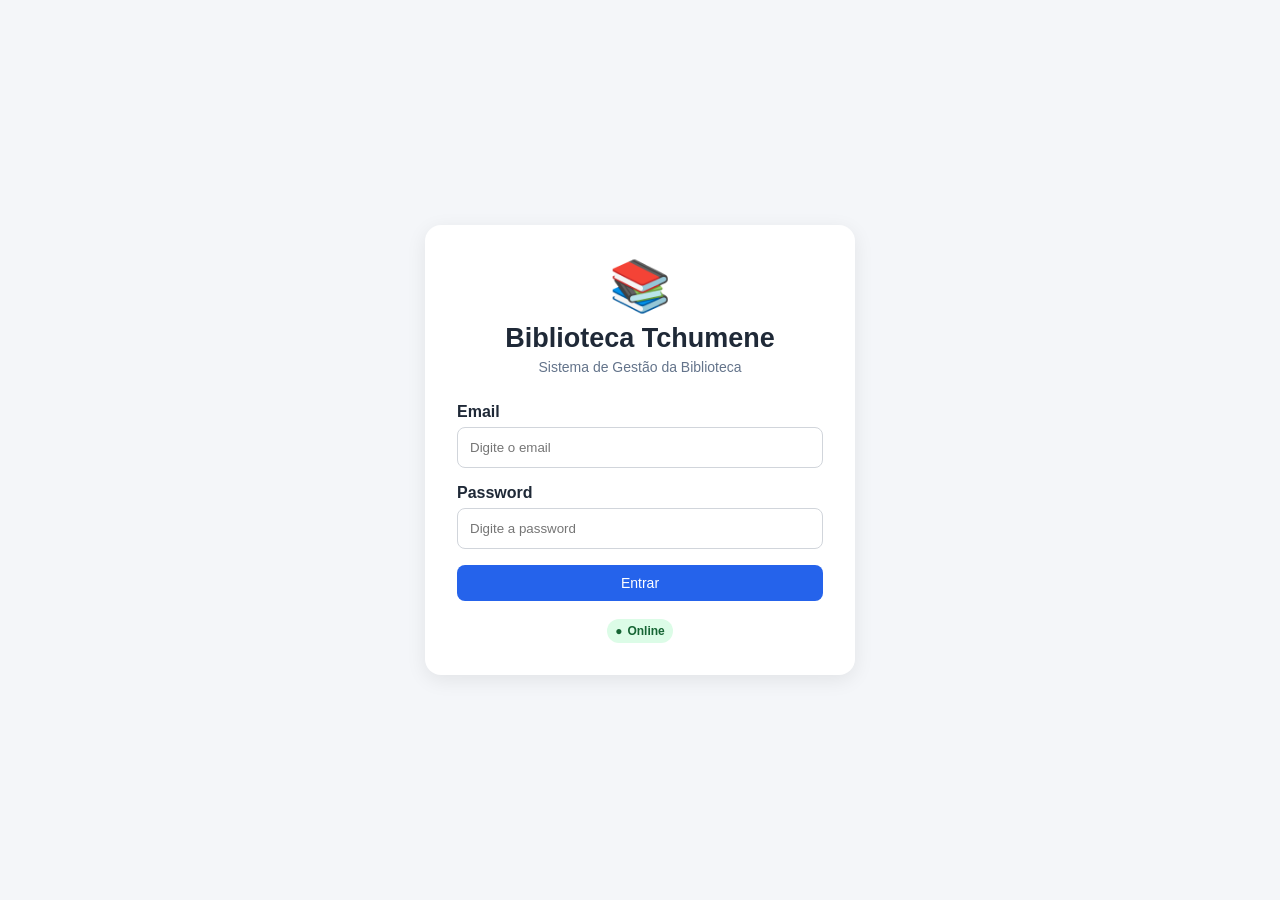
<file: index.html>
<!DOCTYPE html>
<html lang="pt">

<head>

  <meta charset="UTF-8">

  <meta
    name="viewport"
    content="width=device-width, initial-scale=1.0"
  >

  <meta
    name="theme-color"
    content="#0f172a"
  >

  <meta
    name="mobile-web-app-capable"
    content="yes"
  >

  <meta
    name="apple-mobile-web-app-capable"
    content="yes"
  >

  <meta
    name="apple-mobile-web-app-status-bar-style"
    content="black-translucent"
  >

  <meta
    name="apple-mobile-web-app-title"
    content="Biblioteca"
  >

  <title>
    Biblioteca Tchumene
  </title>


  <link
    rel="manifest"
    href="/manifest.webmanifest"
  >

  <link
    rel="icon"
    href="/assets/icons/icon.svg"
    type="image/svg+xml"
  >

  <link
    rel="stylesheet"
    href="assets/css/style.css"
  >

</head>


<body>


<div class="login-page">

  <div class="form-box">


    <div class="login-brand">

      <div class="login-icon">
        📚
      </div>

      <h1>
        Biblioteca Tchumene
      </h1>

      <p>
        Sistema de Gestão da Biblioteca
      </p>

    </div>


    <div id="messageBox"></div>


    <div class="form-group">

      <label>
        Email
      </label>

      <input
        type="email"
        id="email"
        autocomplete="username"
        placeholder="Digite o email"
      >

    </div>


    <div class="form-group">

      <label>
        Password
      </label>

      <input
        type="password"
        id="password"
        autocomplete="current-password"
        placeholder="Digite a password"
      >

    </div>


    <button
      id="loginBtn"
      class="btn login-main-btn"
      onclick="handleLogin()"
    >
      Entrar
    </button>


    <button
      id="installAppBtn"
      class="btn btn-install hidden"
      onclick="installApp()"
    >
      ⬇ Instalar Aplicação
    </button>


    <div class="login-footer">

      <span
        id="connectionStatus"
        class="connection-status"
      >
      </span>

    </div>


  </div>

</div>



<!-- INSTALAÇÃO IOS -->


<div
  id="iosInstallModal"
  class="modal-overlay hidden"
>

  <div
    class="modal-card"
    style="max-width:430px;"
  >

    <div class="modal-header">

      <div>

        <h3>
          Instalar Aplicação
        </h3>

        <p class="muted">
          iPhone ou iPad
        </p>

      </div>


      <button
        class="modal-close"
        onclick="closeIOSInstallInstructions()"
      >
        ×
      </button>

    </div>


    <div class="ios-install-steps">

      <p>
        1. Abra esta página no
        <strong>Safari</strong>.
      </p>

      <p>
        2. Toque no botão
        <strong>Partilhar</strong>.
      </p>

      <p>
        3. Escolha
        <strong>Adicionar ao Ecrã Principal</strong>.
      </p>

      <p>
        4. Confirme em
        <strong>Adicionar</strong>.
      </p>

    </div>


    <button
      class="btn"
      style="width:100%;"
      onclick="closeIOSInstallInstructions()"
    >
      Entendi
    </button>

  </div>

</div>



<script src="assets/js/config.js"></script>
<script src="assets/js/api.js"></script>
<script src="assets/js/auth.js"></script>
<script src="assets/js/pwa.js"></script>


<script>

document.addEventListener(
  'DOMContentLoaded',
  () => {

    const existingUser =
      getSession();


    /*
     * Fase 6A:
     * só considerar válida uma sessão
     * que possua token.
     *
     * Sessões antigas são eliminadas
     * automaticamente.
     */
    if (
      existingUser &&
      existingUser.token
    ) {

      window.location.href =
        'dashboard.html';

      return;
    }


    if (
      existingUser &&
      !existingUser.token
    ) {

      clearSession();

    }

  }
);



document.getElementById(
  'password'
)
.addEventListener(
  'keydown',
  event => {

    if (
      event.key ===
      'Enter'
    ) {

      handleLogin();

    }

  }
);



async function handleLogin() {

  const email =
    document.getElementById(
      'email'
    ).value.trim();


  const password =
    document.getElementById(
      'password'
    ).value;


  const box =
    document.getElementById(
      'messageBox'
    );


  const button =
    document.getElementById(
      'loginBtn'
    );


  box.innerHTML = '';


  if (
    !email ||
    !password
  ) {

    box.innerHTML = `
      <div class="message error">
        Introduza o email e a password.
      </div>
    `;

    return;
  }


  button.disabled =
    true;


  button.textContent =
    'A entrar...';


  try {

    const res =
      await apiPost({

        action:
          'login',

        email:
          email,

        password:
          password

      });


    if (!res.success) {

      throw new Error(
        res.message
      );

    }


    /*
     * A resposta da Fase 6A
     * deve obrigatoriamente conter token.
     */
    if (
      !res.data ||
      !res.data.token
    ) {

      throw new Error(
        'O servidor não devolveu uma sessão válida. Confirme o deployment do Apps Script.'
      );

    }


    saveSession(
      res.data
    );


    window.location.href =
      'dashboard.html';


  } catch (err) {

    box.innerHTML = `
      <div class="message error">
        ${escapeLoginHtml(
          err.message
        )}
      </div>
    `;


  } finally {

    button.disabled =
      false;


    button.textContent =
      'Entrar';

  }

}



function escapeLoginHtml(
  value
) {

  return String(
    value ?? ''
  )
  .replaceAll(
    '&',
    '&amp;'
  )
  .replaceAll(
    '<',
    '&lt;'
  )
  .replaceAll(
    '>',
    '&gt;'
  )
  .replaceAll(
    '"',
    '&quot;'
  )
  .replaceAll(
    "'",
    '&#039;'
  );

}

</script>


</body>

</html>
</file>
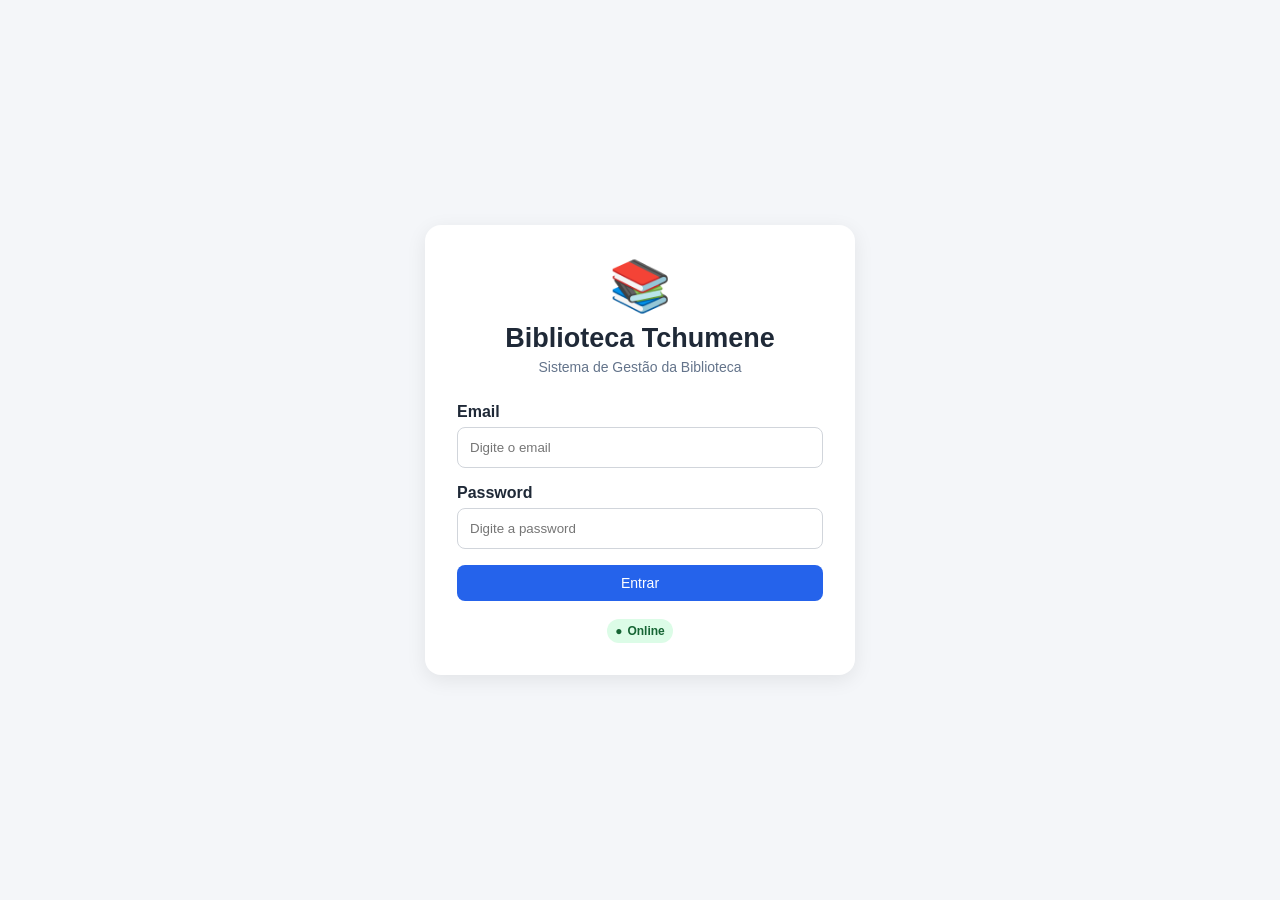
<file: account.html>
<!DOCTYPE html>
<html lang="pt">
<head>

  <meta charset="UTF-8">

  <meta
    name="viewport"
    content="width=device-width, initial-scale=1.0"
  >

  <title>
    Minha Conta - Biblioteca Tchumene
  </title>

  <link
    rel="stylesheet"
    href="assets/css/style.css"
  >

</head>

<body>

<div class="layout">

  <aside class="sidebar">

    <h2>Biblioteca</h2>

    <a href="dashboard.html">
      Dashboard
    </a>

    <a href="books.html">
      Livros
    </a>

    <a href="readers.html">
      Leitores
    </a>

    <a href="loans.html">
      Empréstimos
    </a>

    <a
      href="account.html"
      class="active"
    >
      Minha Conta
    </a>

    <a
      href="#"
      onclick="logout()"
    >
      Sair
    </a>

  </aside>


  <main class="main">

    <div class="topbar">

      <div>

        <h1>Minha Conta</h1>

        <p class="page-subtitle">
          Segurança e credenciais de acesso
        </p>

      </div>


      <div class="user-box">

        <span id="userName"></span>

        <button
          class="btn btn-danger"
          onclick="logout()"
        >
          Sair
        </button>

      </div>

    </div>


    <div
      class="panel"
      style="max-width:650px;"
    >

      <h3>
        Alterar Password
      </h3>

      <p
        class="muted"
        style="margin-bottom:20px;"
      >
        A nova password ficará protegida
        através de hash e deixará de ser
        visível na base de dados.
      </p>


      <div id="accountMsg"></div>


      <div class="form-group">

        <label>
          Password actual
        </label>

        <input
          id="currentPassword"
          type="password"
          autocomplete="current-password"
        >

      </div>


      <div class="form-group">

        <label>
          Nova password
        </label>

        <input
          id="newPassword"
          type="password"
          autocomplete="new-password"
        >

      </div>


      <div class="form-group">

        <label>
          Confirmar nova password
        </label>

        <input
          id="confirmPassword"
          type="password"
          autocomplete="new-password"
        >

      </div>


      <button
        id="changePasswordBtn"
        class="btn"
        onclick="handleChangePassword()"
      >
        Alterar Password
      </button>

    </div>

  </main>

</div>


<script src="assets/js/config.js"></script>
<script src="assets/js/api.js"></script>
<script src="assets/js/auth.js"></script>
<script src="assets/js/account.js"></script>

</body>
</html>
</file>
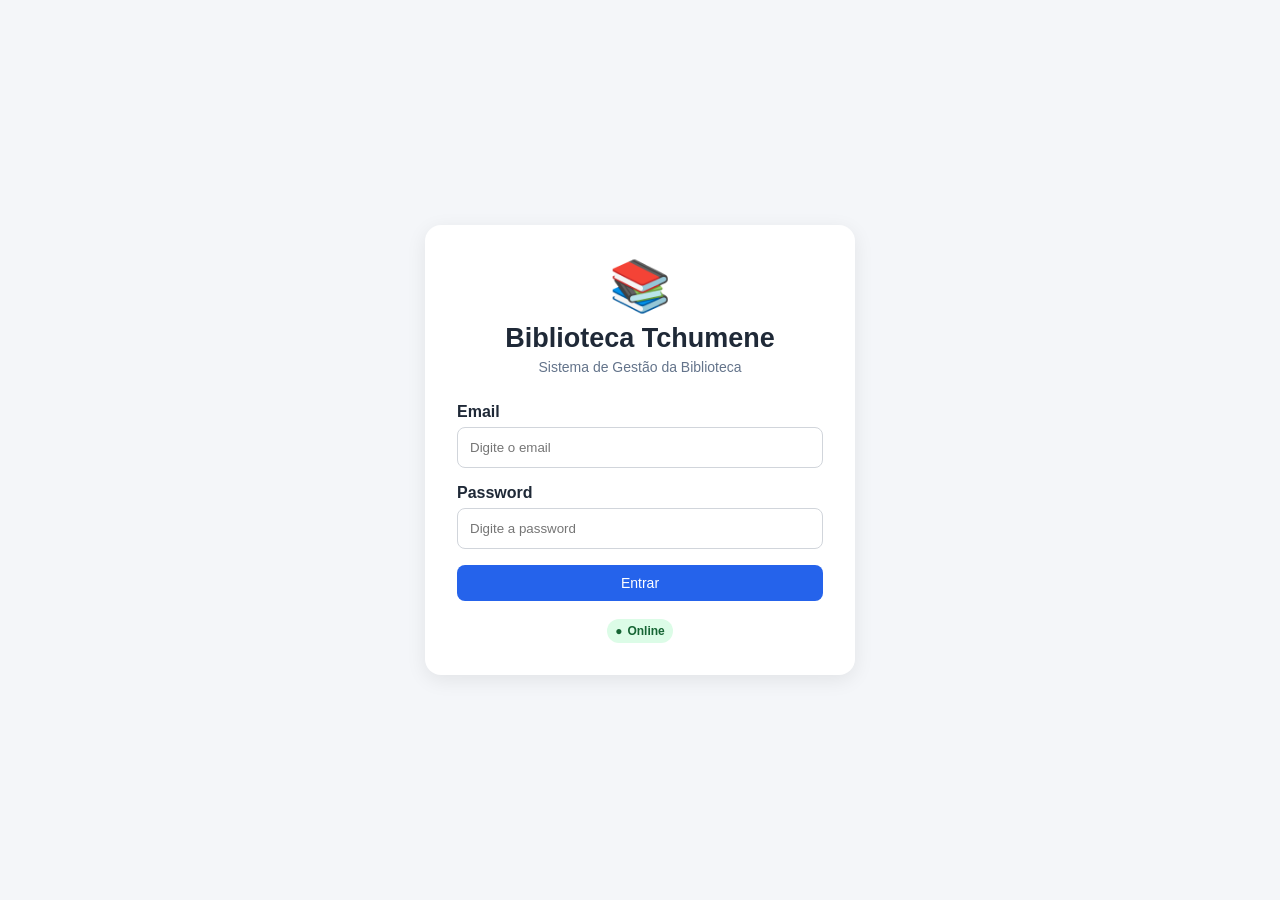
<file: admin.html>
<!DOCTYPE html>
<html lang="pt">

<head>

  <meta charset="UTF-8">

  <meta
    name="viewport"
    content="width=device-width, initial-scale=1.0"
  >

  <meta
    name="theme-color"
    content="#0f172a"
  >

  <title>
    Administração - Biblioteca Tchumene
  </title>

  <link
    rel="manifest"
    href="/manifest.webmanifest"
  >

  <link
    rel="stylesheet"
    href="assets/css/style.css"
  >

  <style>

    /* =====================================
       ADMINISTRAÇÃO
    ====================================== */

    .admin-section {
      margin-bottom: 28px;
    }

    .admin-title {
      margin-bottom: 18px;
    }

    .admin-grid {
      display: grid;

      grid-template-columns:
        minmax(280px, 0.85fr)
        minmax(0, 1.65fr);

      gap: 18px;

      align-items: start;
    }

    .admin-form-card {
      border: 1px solid #e2e8f0;
      border-radius: 12px;
      padding: 18px;
      background: #f8fafc;
      min-width: 0;
    }

    .admin-form-card h4 {
      margin-bottom: 15px;
    }

    .admin-table-card {
      min-width: 0;
      overflow: hidden;
    }

    .admin-action-group {
      display: flex;
      gap: 5px;
      flex-wrap: wrap;
      align-items: center;
    }


    /* =====================================
       TABELA DE UTILIZADORES
    ====================================== */

    .admin-users-table {
      table-layout: fixed;
      width: 100%;
      margin-top: 0;
    }

    .admin-users-table th,
    .admin-users-table td {
      padding: 10px 8px;
      white-space: normal;
      overflow-wrap: anywhere;
      word-break: normal;
      vertical-align: middle;
    }

    .admin-users-table th:nth-child(1) {
      width: 18%;
    }

    .admin-users-table th:nth-child(2) {
      width: 27%;
    }

    .admin-users-table th:nth-child(3) {
      width: 18%;
    }

    .admin-users-table th:nth-child(4) {
      width: 13%;
    }

    .admin-users-table th:nth-child(5) {
      width: 24%;
    }

    .admin-users-table .btn {
      padding: 6px 8px;
      font-size: 11px;
    }

    .admin-email {
      font-size: 12px;
      color: #475569;
    }

    .admin-profile-badge {
      display: inline-flex;
      align-items: center;

      padding: 5px 8px;

      border-radius: 999px;

      background: #e0e7ff;
      color: #3730a3;

      font-size: 11px;
      font-weight: 700;

      white-space: nowrap;
    }


    /* =====================================
       OUTRAS TABELAS ADMIN
    ====================================== */

    .admin-standard-table {
      table-layout: fixed;
      width: 100%;
    }

    .admin-standard-table th,
    .admin-standard-table td {
      white-space: normal;
      overflow-wrap: anywhere;
    }


    /* =====================================
       RESPONSIVO
    ====================================== */

    @media (max-width: 1100px) {

      .admin-grid {
        grid-template-columns:
          minmax(250px, 0.9fr)
          minmax(0, 1.4fr);
      }

      .admin-users-table th:nth-child(1) {
        width: 17%;
      }

      .admin-users-table th:nth-child(2) {
        width: 25%;
      }

      .admin-users-table th:nth-child(3) {
        width: 18%;
      }

      .admin-users-table th:nth-child(4) {
        width: 14%;
      }

      .admin-users-table th:nth-child(5) {
        width: 26%;
      }

    }


    @media (max-width: 850px) {

      .admin-grid {
        grid-template-columns: 1fr;
      }

      .admin-users-table {
        min-width: 0;
      }

    }


    @media (max-width: 650px) {

      /*
       * No telefone transformamos a tabela
       * de utilizadores em cartões.
       */

      .admin-users-table,
      .admin-users-table tbody,
      .admin-users-table tr,
      .admin-users-table td {
        display: block;
        width: 100%;
      }

      .admin-users-table thead {
        display: none;
      }

      .admin-users-table tr {
        background: #fff;

        border:
          1px solid #e2e8f0;

        border-radius: 12px;

        padding: 12px;

        margin-bottom: 12px;
      }

      .admin-users-table td {
        border: 0;

        padding:
          7px 0;

        display: grid;

        grid-template-columns:
          105px
          minmax(0, 1fr);

        gap: 10px;
      }

      .admin-users-table td::before {
        content:
          attr(data-label);

        font-weight: 700;
        color: #64748b;
        font-size: 12px;
      }

      .admin-users-table td:last-child {
        display: block;
        padding-top: 10px;
      }

      .admin-users-table td:last-child::before {
        display: none;
      }

      .admin-action-group {
        width: 100%;
      }

      .admin-action-group .btn {
        flex: 1;
        min-width: 100px;
      }

    }

  </style>

</head>


<body>


<div class="layout">


  <aside class="sidebar">

    <div class="sidebar-brand">

      <div class="sidebar-brand-icon">
        📚
      </div>

      <div>

        <h2>
          Biblioteca
        </h2>

        <small>
          Tchumene
        </small>

      </div>

    </div>


    <a href="dashboard.html">
      Dashboard
    </a>

    <a href="books.html">
      Livros
    </a>

    <a href="readers.html">
      Leitores
    </a>

    <a href="loans.html">
      Empréstimos
    </a>

    <a href="account.html">
      Minha Conta
    </a>

    <a
      href="admin.html"
      class="active"
      data-admin-menu="1"
    >
      Administração
    </a>

    <a
      href="#"
      onclick="logout()"
    >
      Sair
    </a>

  </aside>



  <main class="main">


    <div class="topbar">

      <div>

        <h1>
          Administração
        </h1>

        <p class="page-subtitle">
          Configuração e controlo do sistema
        </p>

      </div>


      <div class="user-box">

        <span id="userName"></span>

        <button
          class="btn btn-danger"
          onclick="logout()"
        >
          Sair
        </button>

      </div>

    </div>


    <div id="adminMsg"></div>



    <!-- RESUMO -->


    <div class="cards">

      <div class="card">

        <h3>
          Utilizadores
        </h3>

        <div
          class="value"
          id="adminUsersCount"
        >
          0
        </div>

      </div>


      <div class="card">

        <h3>
          Utilizadores Activos
        </h3>

        <div
          class="value"
          id="adminActiveUsersCount"
        >
          0
        </div>

      </div>


      <div class="card">

        <h3>
          Categorias
        </h3>

        <div
          class="value"
          id="adminCategoriesCount"
        >
          0
        </div>

      </div>


      <div class="card">

        <h3>
          Estantes
        </h3>

        <div
          class="value"
          id="adminShelvesCount"
        >
          0
        </div>

      </div>

    </div>



    <!-- UTILIZADORES -->


    <div class="panel admin-section">

      <h3 class="admin-title">
        Utilizadores e Perfis
      </h3>


      <div class="admin-grid">


        <div class="admin-form-card">

          <h4>
            Novo Utilizador
          </h4>


          <div class="form-group">

            <label>
              Nome
            </label>

            <input
              id="adminUserName"
              autocomplete="name"
            >

          </div>


          <div class="form-group">

            <label>
              Email
            </label>

            <input
              id="adminUserEmail"
              type="email"
              autocomplete="email"
            >

          </div>


          <div class="form-group">

            <label>
              Password inicial
            </label>

            <input
              id="adminUserPassword"
              type="password"
              autocomplete="new-password"
            >

          </div>


          <div class="form-group">

            <label>
              Perfil
            </label>

            <select id="adminUserProfile">

              <option value="Bibliotecário">
                Bibliotecário
              </option>

              <option value="Consulta">
                Consulta
              </option>

              <option value="Administrador">
                Administrador
              </option>

            </select>

          </div>


          <button
            class="btn"
            onclick="createAdminUser()"
          >
            Criar Utilizador
          </button>

        </div>



        <div class="admin-table-card">

          <table class="admin-users-table">

            <thead>

              <tr>
                <th>Nome</th>
                <th>Email</th>
                <th>Perfil</th>
                <th>Estado</th>
                <th>Acções</th>
              </tr>

            </thead>


            <tbody id="adminUsersTable">
            </tbody>

          </table>

        </div>


      </div>

    </div>



    <!-- CATEGORIAS -->


    <div class="panel admin-section">

      <h3 class="admin-title">
        Categorias
      </h3>


      <div class="admin-grid">


        <div class="admin-form-card">

          <h4>
            Nova Categoria
          </h4>


          <div class="form-group">

            <label>
              Nome
            </label>

            <input id="categoryName">

          </div>


          <div class="form-group">

            <label>
              Descrição
            </label>

            <textarea
              id="categoryDescription"
              rows="3"
            ></textarea>

          </div>


          <button
            class="btn"
            onclick="createCategory()"
          >
            Guardar Categoria
          </button>

        </div>



        <div class="admin-table-card">

          <table class="admin-standard-table">

            <thead>

              <tr>
                <th>Categoria</th>
                <th>Descrição</th>
                <th>Estado</th>
                <th>Acção</th>
              </tr>

            </thead>

            <tbody id="categoriesTable">
            </tbody>

          </table>

        </div>


      </div>

    </div>



    <!-- ESTANTES -->


    <div class="panel admin-section">

      <h3 class="admin-title">
        Estantes
      </h3>


      <div class="admin-grid">


        <div class="admin-form-card">

          <h4>
            Nova Estante
          </h4>


          <div class="form-group">

            <label>
              Código
            </label>

            <input
              id="shelfCode"
              placeholder="Ex.: A-01"
            >

          </div>


          <div class="form-group">

            <label>
              Descrição
            </label>

            <input id="shelfDescription">

          </div>


          <div class="form-group">

            <label>
              Localização
            </label>

            <input id="shelfLocation">

          </div>


          <button
            class="btn"
            onclick="createShelf()"
          >
            Guardar Estante
          </button>

        </div>



        <div class="admin-table-card">

          <table class="admin-standard-table">

            <thead>

              <tr>
                <th>Código</th>
                <th>Descrição</th>
                <th>Localização</th>
                <th>Estado</th>
                <th>Acção</th>
              </tr>

            </thead>

            <tbody id="shelvesTable">
            </tbody>

          </table>

        </div>


      </div>

    </div>



    <!-- CONFIGURAÇÃO -->


    <div class="panel admin-section">

      <h3 class="admin-title">
        Configurações Gerais
      </h3>


      <div class="form-grid">


        <div class="form-group">

          <label>
            Nome da Biblioteca
          </label>

          <input id="configLibraryName">

        </div>


        <div class="form-group">

          <label>
            Prazo de Empréstimo
          </label>

          <input
            id="configLoanDays"
            type="number"
            min="1"
          >

        </div>


        <div class="form-group">

          <label>
            Multa por Dia
          </label>

          <input
            id="configFinePerDay"
            type="number"
            min="0"
            step="0.01"
          >

        </div>


      </div>


      <button
        class="btn"
        onclick="saveConfiguration()"
      >
        Guardar Configurações
      </button>

    </div>



    <!-- AUDITORIA -->


    <div class="panel">

      <div class="panel-heading">

        <div>

          <h3>
            Auditoria
          </h3>

          <p class="muted">
            Últimas operações registadas no sistema.
          </p>

        </div>


        <button
          class="btn btn-secondary"
          onclick="loadAudit()"
        >
          Actualizar
        </button>

      </div>


      <div class="table-wrap">

        <table>

          <thead>

            <tr>
              <th>Tipo</th>
              <th>Referência</th>
              <th>Descrição</th>
              <th>Utilizador</th>
              <th>Data</th>
            </tr>

          </thead>

          <tbody id="auditTable">
          </tbody>

        </table>

      </div>

    </div>


  </main>


</div>


<script src="assets/js/config.js"></script>
<script src="assets/js/api.js"></script>
<script src="assets/js/auth.js"></script>
<script src="assets/js/admin.js"></script>
<script src="assets/js/pwa.js"></script>


</body>

</html>
</file>
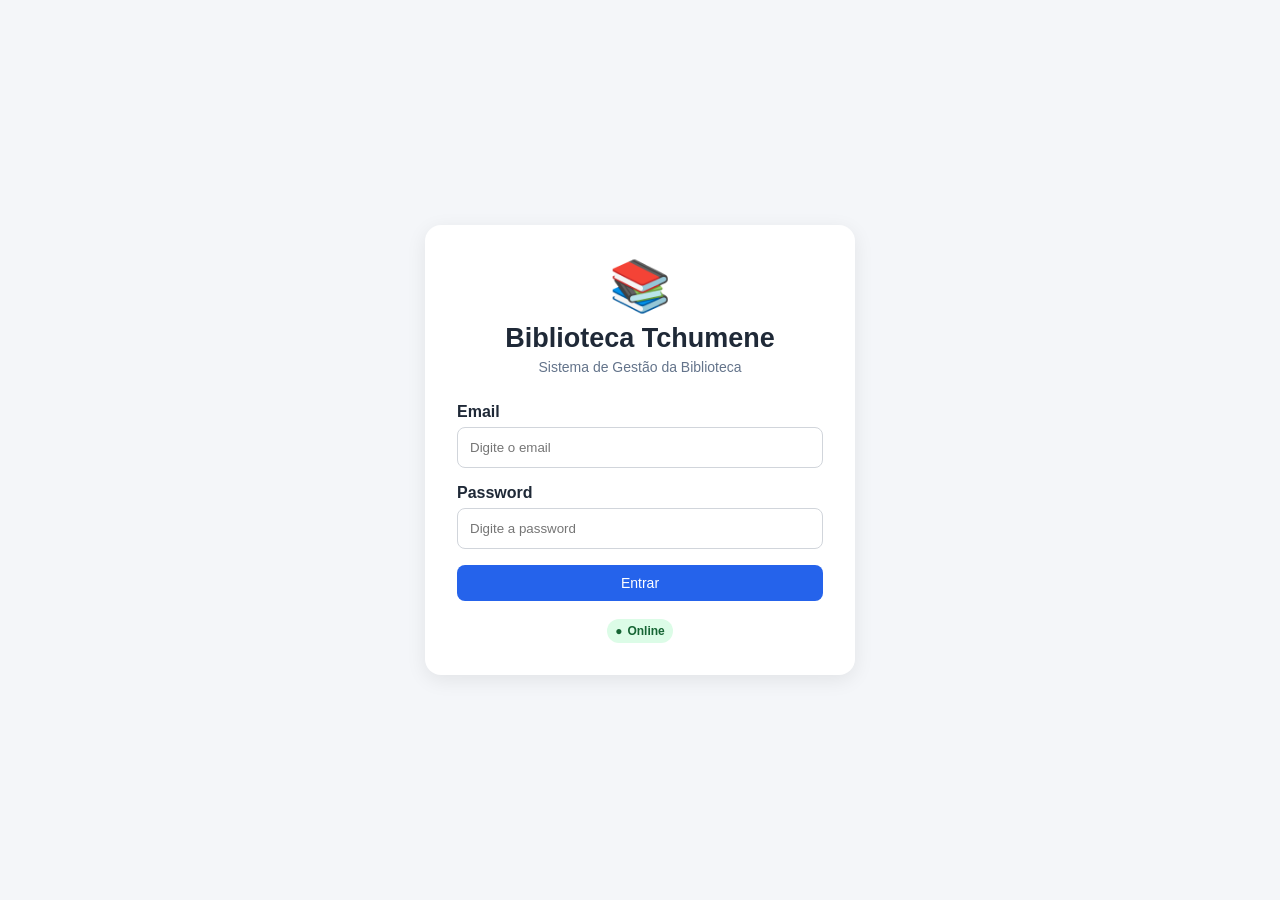
<file: dashboard.html>
<!DOCTYPE html>

<html lang="pt">

<head>

  <meta charset="UTF-8">

  <meta
    name="viewport"
    content="width=device-width, initial-scale=1.0"
  >

  <meta
    name="theme-color"
    content="#0f172a"
  >

  <meta
    name="mobile-web-app-capable"
    content="yes"
  >

  <meta
    name="apple-mobile-web-app-capable"
    content="yes"
  >

  <meta
    name="apple-mobile-web-app-status-bar-style"
    content="black-translucent"
  >

  <meta
    name="apple-mobile-web-app-title"
    content="Biblioteca"
  >

  <title>
    Dashboard - Biblioteca Tchumene
  </title>


  <link
    rel="manifest"
    href="/manifest.webmanifest"
  >

  <link
    rel="icon"
    href="/assets/icons/icon.svg"
    type="image/svg+xml"
  >

  <link
    rel="stylesheet"
    href="assets/css/style.css"
  >

</head>


<body>


<div class="layout">


  <aside class="sidebar">


    <div class="sidebar-brand">

      <div class="sidebar-brand-icon">
        📚
      </div>

      <div>
        <h2>
          Biblioteca
        </h2>

        <small>
          Tchumene
        </small>
      </div>

    </div>


    <a
      href="dashboard.html"
      class="active"
    >
      Dashboard
    </a>


    <a href="books.html">
      Livros
    </a>


    <a href="readers.html">
      Leitores
    </a>


    <a href="loans.html">
      Empréstimos
    </a>


    <a href="account.html">
      Minha Conta
    </a>


    <a
      href="#"
      onclick="logout()"
    >
      Sair
    </a>


  </aside>



  <main class="main">


    <div class="topbar">


      <div>

        <h1>
          Dashboard
        </h1>

        <p class="page-subtitle">
          Biblioteca Tchumene
        </p>

      </div>


      <div class="user-box">


        <span
          id="connectionStatus"
          class="connection-status"
        >
        </span>


        <button
          id="installAppBtn"
          class="btn btn-install hidden"
          onclick="installApp()"
        >
          ⬇ Instalar
        </button>


        <span id="userName"></span>


        <button
          class="btn btn-danger"
          onclick="logout()"
        >
          Sair
        </button>


      </div>


    </div>



    <div class="cards">


      <div class="card">

        <h3>
          Total de Livros
        </h3>

        <div
          class="value"
          id="totalLivros"
        >
          0
        </div>

      </div>


      <div class="card">

        <h3>
          Total de Leitores
        </h3>

        <div
          class="value"
          id="totalLeitores"
        >
          0
        </div>

      </div>


      <div class="card">

        <h3>
          Livros Disponíveis
        </h3>

        <div
          class="value"
          id="livrosDisponiveis"
        >
          0
        </div>

      </div>


      <div class="card">

        <h3>
          Livros Emprestados
        </h3>

        <div
          class="value"
          id="livrosEmprestados"
        >
          0
        </div>

      </div>


      <div class="card">

        <h3>
          Atrasados
        </h3>

        <div
          class="value"
          id="atrasados"
        >
          0
        </div>

      </div>


    </div>



    <div class="panel">

      <h3>
        Acesso Rápido
      </h3>


      <div class="quick-actions">


        <a
          href="books.html"
          class="quick-action"
        >

          <span class="quick-icon">
            📚
          </span>

          <strong>
            Livros
          </strong>

          <small>
            Registar e consultar
          </small>

        </a>


        <a
          href="readers.html"
          class="quick-action"
        >

          <span class="quick-icon">
            👤
          </span>

          <strong>
            Leitores
          </strong>

          <small>
            Cadastro e cartões
          </small>

        </a>


        <a
          href="loans.html"
          class="quick-action"
        >

          <span class="quick-icon">
            📷
          </span>

          <strong>
            Empréstimos
          </strong>

          <small>
            Digitalizar e emprestar
          </small>

        </a>


      </div>

    </div>


  </main>


</div>



<!-- INSTALAÇÃO IOS -->


<div
  id="iosInstallModal"
  class="modal-overlay hidden"
>

  <div
    class="modal-card"
    style="max-width:430px;"
  >

    <div class="modal-header">

      <div>

        <h3>
          Instalar Aplicação
        </h3>

        <p class="muted">
          iPhone ou iPad
        </p>

      </div>


      <button
        class="modal-close"
        onclick="closeIOSInstallInstructions()"
      >
        ×
      </button>

    </div>


    <div class="ios-install-steps">

      <p>
        1. Abra no Safari.
      </p>

      <p>
        2. Toque em Partilhar.
      </p>

      <p>
        3. Escolha
        <strong>Adicionar ao Ecrã Principal</strong>.
      </p>

    </div>


    <button
      class="btn"
      style="width:100%;"
      onclick="closeIOSInstallInstructions()"
    >
      Entendi
    </button>

  </div>

</div>


<script src="assets/js/config.js"></script>
<script src="assets/js/api.js"></script>
<script src="assets/js/auth.js"></script>
<script src="assets/js/dashboard.js"></script>
<script src="assets/js/pwa.js"></script>


</body>

</html>
</file>
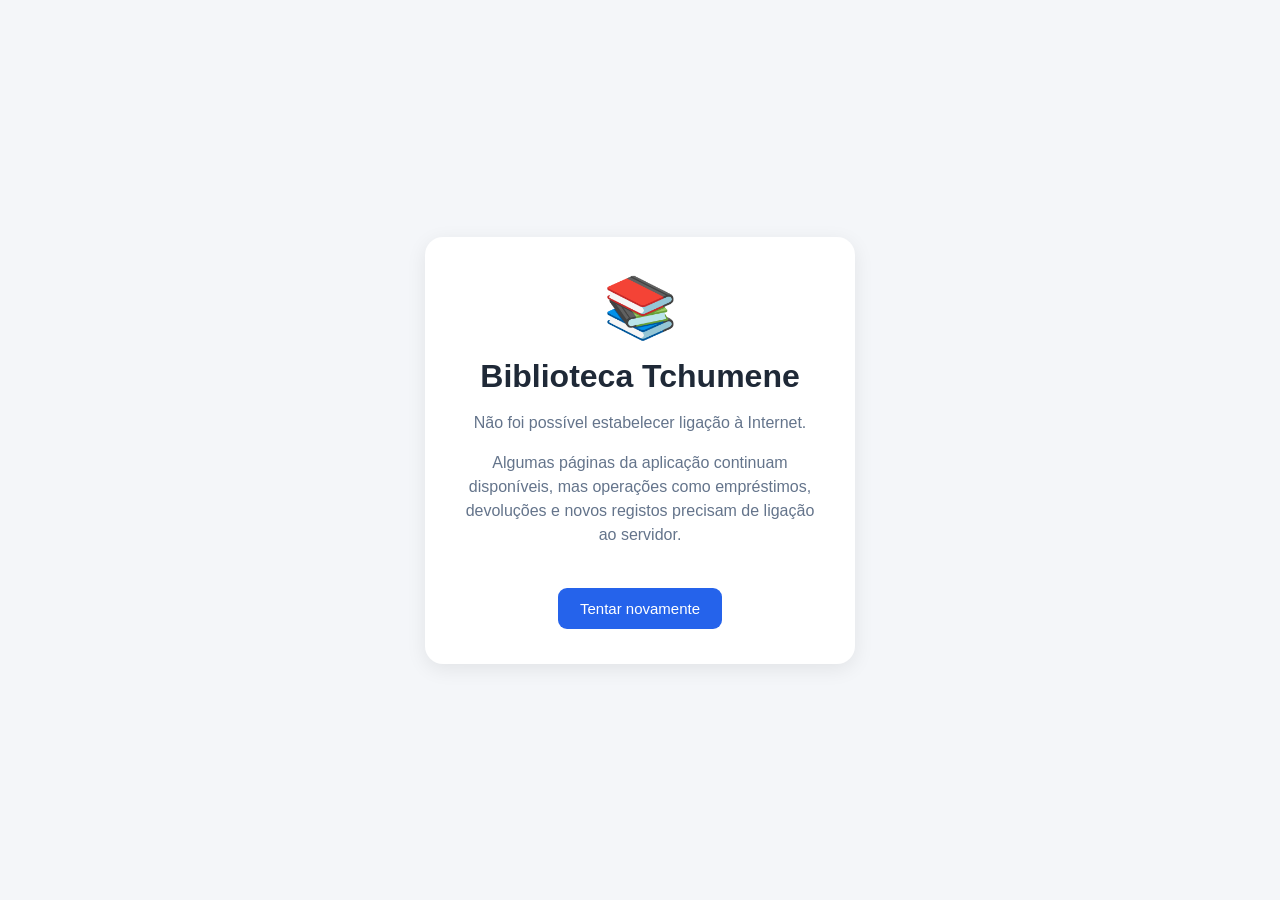
<file: offline.html>
<!DOCTYPE html>

<html lang="pt">

<head>

  <meta charset="UTF-8">

  <meta
    name="viewport"
    content="width=device-width, initial-scale=1.0"
  >

  <meta
    name="theme-color"
    content="#0f172a"
  >

  <title>
    Sem ligação - Biblioteca Tchumene
  </title>

  <link
    rel="manifest"
    href="/manifest.webmanifest"
  >

  <style>

    * {
      box-sizing: border-box;
    }

    body {
      margin: 0;
      min-height: 100vh;

      display: flex;
      justify-content: center;
      align-items: center;

      padding: 25px;

      font-family:
        Arial,
        sans-serif;

      background:
        #f4f6f9;

      color:
        #1f2937;
    }


    .offline-card {

      width:
        min(
          430px,
          100%
        );

      background:
        #ffffff;

      padding:
        35px;

      border-radius:
        18px;

      text-align:
        center;

      box-shadow:
        0 5px 20px
        rgba(
          0,
          0,
          0,
          0.08
        );

    }


    .icon {

      font-size:
        60px;

      margin-bottom:
        15px;

    }


    h1 {

      margin:
        0 0 12px;

    }


    p {

      color:
        #64748b;

      line-height:
        1.5;

    }


    button {

      margin-top:
        25px;

      border:
        none;

      background:
        #2563eb;

      color:
        #ffffff;

      padding:
        12px 22px;

      border-radius:
        9px;

      cursor:
        pointer;

      font-size:
        15px;

    }

  </style>

</head>


<body>


  <div class="offline-card">

    <div class="icon">
      📚
    </div>

    <h1>
      Biblioteca Tchumene
    </h1>

    <p>
      Não foi possível estabelecer ligação à Internet.
    </p>

    <p>
      Algumas páginas da aplicação continuam disponíveis,
      mas operações como empréstimos, devoluções e novos
      registos precisam de ligação ao servidor.
    </p>

    <button
      onclick="window.location.reload()"
    >
      Tentar novamente
    </button>

  </div>


</body>

</html>
</file>
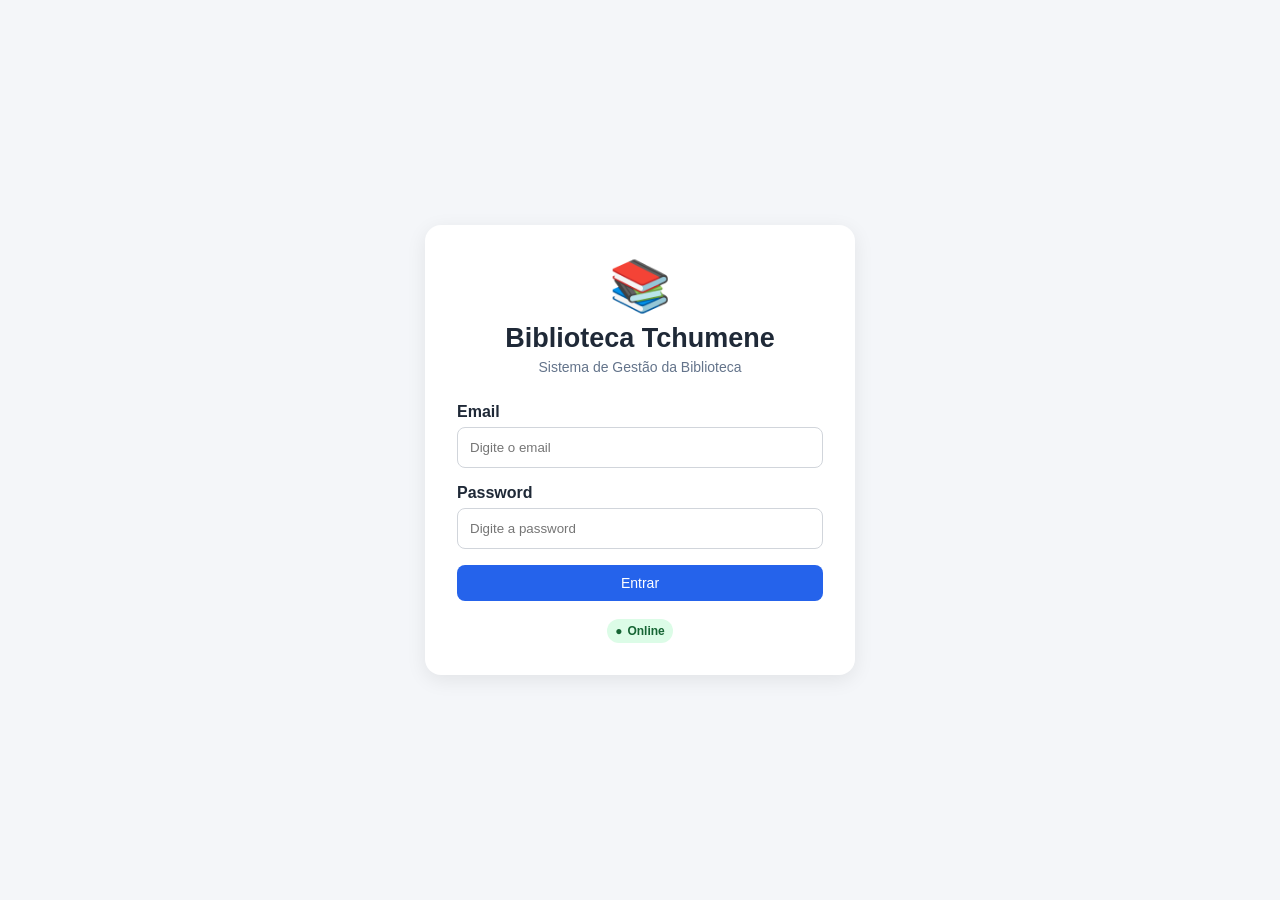
<file: productivity.html>
<!DOCTYPE html>
<html lang="pt">

<head>

  <meta charset="UTF-8">

  <meta
    name="viewport"
    content="width=device-width, initial-scale=1.0"
  >

  <meta
    name="theme-color"
    content="#0f172a"
  >

  <title>
    Produtividade - Biblioteca Tchumene
  </title>

  <link
    rel="manifest"
    href="/manifest.webmanifest"
  >

  <link
    rel="stylesheet"
    href="assets/css/style.css"
  >


  <style>

    .productivity-filter {
      display: flex;
      align-items: end;
      gap: 12px;
      flex-wrap: wrap;
    }


    .productivity-filter .form-group {
      margin: 0;
      min-width: 190px;
    }


    .productivity-ranking {
      display: inline-flex;
      width: 30px;
      height: 30px;

      align-items: center;
      justify-content: center;

      border-radius: 50%;

      background: #e2e8f0;

      font-weight: 700;
    }


    .productivity-name {
      font-weight: 700;
    }


    .productivity-email {
      display: block;

      margin-top: 3px;

      color: #64748b;

      font-size: 12px;
    }


    .productivity-big {
      font-weight: 800;
      font-size: 18px;
    }


    @media (max-width: 650px) {

      .productivity-filter {
        display: grid;
        grid-template-columns: 1fr;
      }


      .productivity-filter .form-group {
        width: 100%;
      }


      .productivity-filter .btn {
        width: 100%;
      }

    }

  </style>

</head>


<body>


<div class="layout">


  <aside class="sidebar">

    <div class="sidebar-brand">

      <div class="sidebar-brand-icon">
        📚
      </div>

      <div>

        <h2>
          Biblioteca
        </h2>

        <small>
          Tchumene
        </small>

      </div>

    </div>


    <a href="dashboard.html">
      Dashboard
    </a>

    <a href="books.html">
      Livros
    </a>

    <a href="readers.html">
      Leitores
    </a>

    <a href="loans.html">
      Empréstimos
    </a>

    <a
      href="reports.html"
      data-reports-menu="1"
    >
      Relatórios
    </a>

    <a
      href="productivity.html"
      class="active"
      data-productivity-menu="1"
    >
      Produtividade
    </a>

    <a href="account.html">
      Minha Conta
    </a>

    <a
      href="admin.html"
      data-admin-menu="1"
    >
      Administração
    </a>

    <a
      href="#"
      onclick="logout()"
    >
      Sair
    </a>

  </aside>



  <main class="main">


    <div class="topbar">

      <div>

        <h1>
          Produtividade do Registo
        </h1>

        <p class="page-subtitle">
          Acompanhamento diário da catalogação do acervo
        </p>

      </div>


      <div class="user-box">

        <span id="userName"></span>

        <button
          class="btn btn-danger"
          onclick="logout()"
        >
          Sair
        </button>

      </div>

    </div>



    <div id="productivityMsg"></div>



    <!-- FILTRO -->


    <div class="panel">

      <div class="productivity-filter">


        <div class="form-group">

          <label>
            Dia do registo
          </label>

          <input
            type="date"
            id="productivityDate"
          >

        </div>


        <button
          class="btn"
          onclick="loadProductivity()"
        >
          Actualizar
        </button>


        <button
          class="btn btn-secondary"
          onclick="setTodayProductivity()"
        >
          Hoje
        </button>


      </div>

    </div>



    <!-- RESUMO -->


    <div class="cards">


      <div class="card">

        <h3>
          Registadores Activos
        </h3>

        <div
          class="value"
          id="productivityUsers"
        >
          0
        </div>

      </div>


      <div class="card">

        <h3>
          Obras Registadas
        </h3>

        <div
          class="value"
          id="productivityWorks"
        >
          0
        </div>

      </div>


      <div class="card">

        <h3>
          Exemplares Registados
        </h3>

        <div
          class="value"
          id="productivityCopies"
        >
          0
        </div>

      </div>


    </div>



    <!-- TABELA -->


    <div class="panel">


      <div class="panel-heading">

        <div>

          <h3>
            Registo por Utilizador
          </h3>

          <p
            class="muted"
            id="productivityPeriod"
          >
          </p>

        </div>

      </div>



      <div class="table-wrap">

        <table>

          <thead>

            <tr>

              <th>
                #
              </th>

              <th>
                Registador
              </th>

              <th>
                Obras
              </th>

              <th>
                Exemplares
              </th>

            </tr>

          </thead>


          <tbody id="productivityTable">
          </tbody>

        </table>

      </div>


    </div>


  </main>


</div>



<script src="assets/js/config.js"></script>
<script src="assets/js/api.js"></script>
<script src="assets/js/auth.js"></script>
<script src="assets/js/productivity.js"></script>
<script src="assets/js/pwa.js"></script>


</body>

</html>
</file>
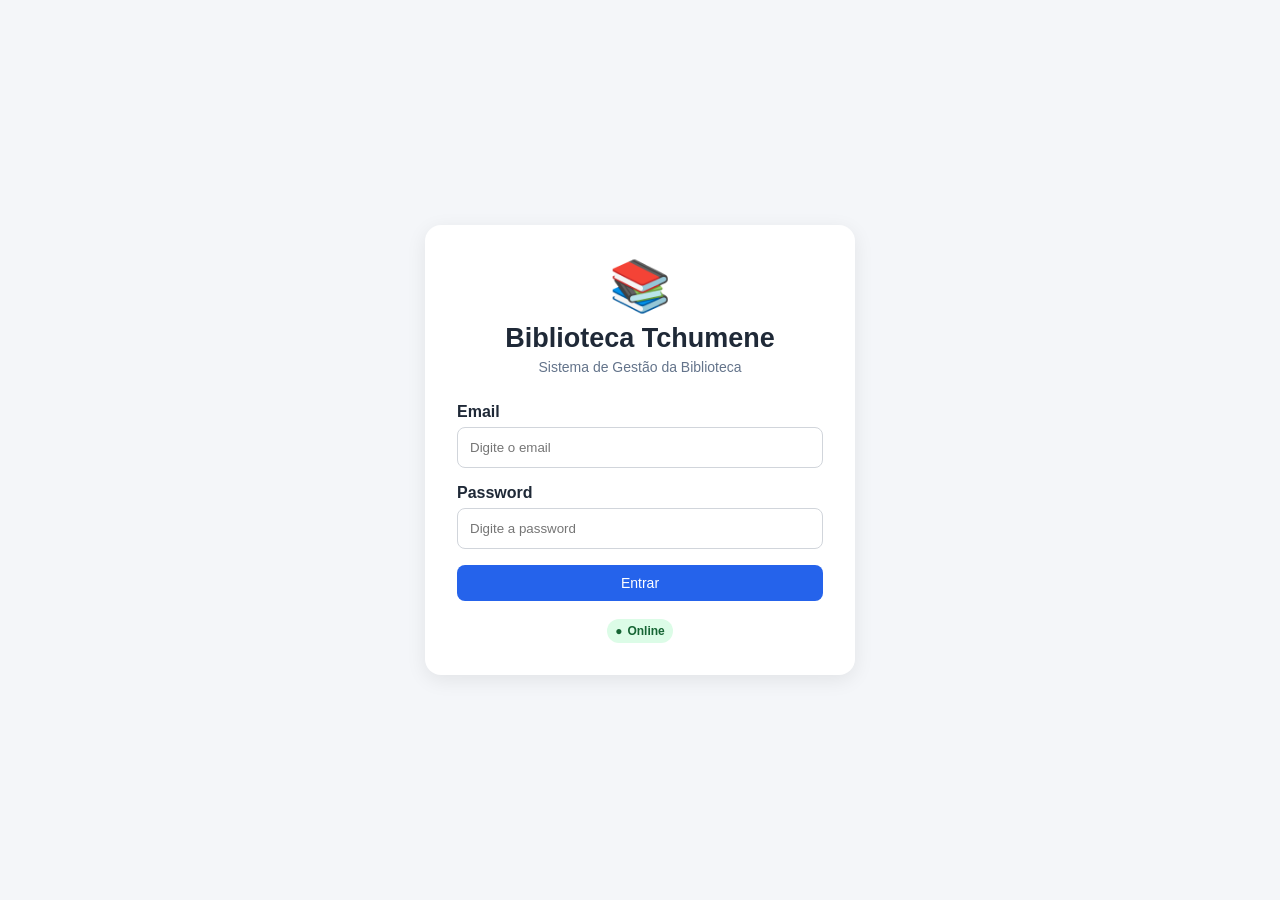
<file: reports.html>
<!DOCTYPE html>
<html lang="pt">

<head>

  <meta charset="UTF-8">

  <meta
    name="viewport"
    content="width=device-width, initial-scale=1.0"
  >

  <meta
    name="theme-color"
    content="#0f172a"
  >

  <title>
    Relatórios - Biblioteca Tchumene
  </title>

  <link
    rel="manifest"
    href="/manifest.webmanifest"
  >

  <link
    rel="stylesheet"
    href="assets/css/style.css"
  >

  <style>

    .report-filter {
      display: flex;
      gap: 12px;
      align-items: end;
      flex-wrap: wrap;
    }

    .report-filter .form-group {
      margin-bottom: 0;
      min-width: 170px;
    }

    .report-actions {
      display: flex;
      gap: 8px;
      flex-wrap: wrap;
    }

    .ranking-number {
      width: 30px;
      height: 30px;
      display: inline-flex;
      justify-content: center;
      align-items: center;
      border-radius: 50%;
      background: #e2e8f0;
      font-weight: bold;
    }

    @media (max-width: 600px) {

      .report-filter {
        display: grid;
        grid-template-columns: 1fr;
      }

      .report-filter .form-group {
        width: 100%;
      }

      .report-actions .btn {
        width: 100%;
      }

    }

  </style>

</head>


<body>


<div class="layout">


  <aside class="sidebar">

    <div class="sidebar-brand">

      <div class="sidebar-brand-icon">
        📚
      </div>

      <div>
        <h2>Biblioteca</h2>
        <small>Tchumene</small>
      </div>

    </div>

    <a href="dashboard.html">
      Dashboard
    </a>

    <a href="books.html">
      Livros
    </a>

    <a href="readers.html">
      Leitores
    </a>

    <a href="loans.html">
      Empréstimos
    </a>

    <a
      href="reports.html"
      class="active"
      data-reports-menu="1"
    >
      Relatórios
    </a>

    <a href="account.html">
      Minha Conta
    </a>

    <a
      href="#"
      onclick="logout()"
    >
      Sair
    </a>

  </aside>


  <main class="main">


    <div class="topbar">

      <div>

        <h1>
          Relatórios
        </h1>

        <p class="page-subtitle">
          Circulação, actividade e controlo
        </p>

      </div>


      <div class="user-box">

        <span id="userName"></span>

        <button
          class="btn btn-danger"
          onclick="logout()"
        >
          Sair
        </button>

      </div>

    </div>


    <div id="reportMsg"></div>


    <!-- FILTRO -->


    <div class="panel">

      <div class="report-filter">

        <div class="form-group">

          <label>
            Data inicial
          </label>

          <input
            type="date"
            id="reportStart"
          >

        </div>


        <div class="form-group">

          <label>
            Data final
          </label>

          <input
            type="date"
            id="reportEnd"
          >

        </div>


        <div class="report-actions">

          <button
            class="btn"
            onclick="loadReports()"
          >
            Aplicar
          </button>

          <button
            class="btn btn-secondary"
            onclick="clearReportFilters()"
          >
            Limpar
          </button>

          <button
            class="btn btn-secondary"
            onclick="exportLoansCsv()"
          >
            Exportar CSV
          </button>

        </div>

      </div>

    </div>


    <!-- KPIs -->


    <div class="cards">

      <div class="card">

        <h3>
          Empréstimos
        </h3>

        <div
          class="value"
          id="reportTotal"
        >
          0
        </div>

      </div>


      <div class="card">

        <h3>
          Activos
        </h3>

        <div
          class="value"
          id="reportActive"
        >
          0
        </div>

      </div>


      <div class="card">

        <h3>
          Devolvidos
        </h3>

        <div
          class="value"
          id="reportReturned"
        >
          0
        </div>

      </div>


      <div class="card">

        <h3>
          Atrasados
        </h3>

        <div
          class="value"
          id="reportOverdue"
        >
          0
        </div>

      </div>


      <div class="card">

        <h3>
          Multas
        </h3>

        <div
          class="value"
          id="reportFine"
        >
          0
        </div>

      </div>

    </div>


    <!-- TOP LIVROS -->


    <div class="panel">

      <h3>
        Livros Mais Requisitados
      </h3>

      <div class="table-wrap">

        <table>

          <thead>

            <tr>
              <th>#</th>
              <th>Livro</th>
              <th>ISBN</th>
              <th>Empréstimos</th>
            </tr>

          </thead>

          <tbody id="topBooksTable">
          </tbody>

        </table>

      </div>

    </div>


    <!-- TOP LEITORES -->


    <div class="panel">

      <h3>
        Leitores Mais Activos
      </h3>

      <div class="table-wrap">

        <table>

          <thead>

            <tr>
              <th>#</th>
              <th>Leitor</th>
              <th>Empréstimos</th>
              <th>Activos</th>
              <th>Atrasados</th>
            </tr>

          </thead>

          <tbody id="topReadersTable">
          </tbody>

        </table>

      </div>

    </div>


    <!-- ATRASOS -->


    <div class="panel">

      <h3>
        Empréstimos Atrasados
      </h3>

      <div class="table-wrap">

        <table>

          <thead>

            <tr>
              <th>Exemplar</th>
              <th>Livro</th>
              <th>Leitor</th>
              <th>Data Prevista</th>
              <th>Dias de Atraso</th>
            </tr>

          </thead>

          <tbody id="overdueTable">
          </tbody>

        </table>

      </div>

    </div>


    <!-- HISTÓRICO -->


    <div class="panel">

      <div class="panel-heading">

        <div>

          <h3>
            Histórico de Circulação
          </h3>

          <p class="muted">
            Empréstimos dentro do período seleccionado.
          </p>

        </div>


        <input
          id="reportSearch"
          class="table-search"
          placeholder="Pesquisar..."
          oninput="renderLoans()"
        >

      </div>


      <div class="table-wrap">

        <table>

          <thead>

            <tr>
              <th>Exemplar</th>
              <th>Livro</th>
              <th>Leitor</th>
              <th>Empréstimo</th>
              <th>Prevista</th>
              <th>Devolução</th>
              <th>Estado</th>
              <th>Multa</th>
            </tr>

          </thead>

          <tbody id="reportsLoansTable">
          </tbody>

        </table>

      </div>

    </div>


  </main>


</div>


<script src="assets/js/config.js"></script>
<script src="assets/js/api.js"></script>
<script src="assets/js/auth.js"></script>
<script src="assets/js/reports.js"></script>
<script src="assets/js/pwa.js"></script>


</body>

</html>
</file>
<file: assets/css/style.css>
* {
  box-sizing: border-box;
  margin: 0;
  padding: 0;
  font-family: Arial, sans-serif;
}

html {
  background: #f4f6f9;
}

body {
  background: #f4f6f9;
  color: #1f2937;
  min-height: 100vh;
}

.hidden {
  display: none !important;
}


/* LOGIN */

.login-page {
  min-height: 100vh;
  display: flex;
  align-items: center;
  justify-content: center;
  padding: 20px;
}

.form-box {
  background: #fff;
  width: min(430px, 100%);
  padding: 32px;
  border-radius: 16px;
  box-shadow: 0 5px 20px rgba(0,0,0,0.08);
}

.login-brand {
  text-align: center;
  margin-bottom: 28px;
}

.login-icon {
  font-size: 50px;
  margin-bottom: 8px;
}

.login-brand h1 {
  font-size: 27px;
  margin-bottom: 5px;
}

.login-brand p {
  color: #64748b;
  font-size: 14px;
}

.login-main-btn {
  width: 100%;
}

.btn-install {
  margin-top: 12px;
  width: 100%;
  background: #059669;
}

.btn-install:hover {
  background: #047857;
}

.btn-install.pwa-installed,
.pwa-installed {
  background: #475569;
}

.login-footer {
  margin-top: 18px;
  text-align: center;
}


/* LAYOUT */

.layout {
  display: flex;
  min-height: 100vh;
}

.sidebar {
  width: 240px;
  background: #0f172a;
  color: #fff;
  padding: 20px;
  flex-shrink: 0;
}

.sidebar h2 {
  font-size: 22px;
  margin-bottom: 0;
}

.sidebar-brand {
  display: flex;
  align-items: center;
  gap: 10px;
  margin-bottom: 30px;
}

.sidebar-brand-icon {
  font-size: 27px;
}

.sidebar-brand small {
  color: #94a3b8;
}

.sidebar > h2 {
  margin-bottom: 30px;
}

.sidebar a {
  display: block;
  color: #cbd5e1;
  text-decoration: none;
  padding: 12px 14px;
  border-radius: 8px;
  margin-bottom: 10px;
}

.sidebar a:hover,
.sidebar a.active {
  background: #1e293b;
  color: #fff;
}

.main {
  flex: 1;
  padding: 24px;
  min-width: 0;
}

.topbar {
  display: flex;
  justify-content: space-between;
  align-items: center;
  margin-bottom: 24px;
  gap: 16px;
  flex-wrap: wrap;
}

.topbar h1 {
  font-size: 28px;
}

.page-subtitle,
.muted {
  color: #64748b;
  margin-top: 5px;
}

.user-box {
  display: flex;
  align-items: center;
  gap: 10px;
}


/* BOTÕES */

.btn {
  background: #2563eb;
  color: #fff;
  border: none;
  padding: 10px 16px;
  border-radius: 8px;
  cursor: pointer;
  font-size: 14px;
  text-decoration: none;
}

.btn:hover {
  background: #1d4ed8;
}

.btn:disabled {
  opacity: 0.55;
  cursor: not-allowed;
}

.btn-danger {
  background: #dc2626;
}

.btn-danger:hover {
  background: #b91c1c;
}

.btn-secondary {
  background: #475569;
}

.btn-secondary:hover {
  background: #334155;
}

.btn-camera {
  background: #059669;
}

.btn-camera:hover {
  background: #047857;
}

.btn-small {
  padding: 7px 11px;
  font-size: 13px;
}


/* ESTADO DA LIGAÇÃO */

.connection-status {
  display: inline-flex;
  align-items: center;
  gap: 5px;
  font-size: 12px;
  font-weight: bold;
  padding: 5px 8px;
  border-radius: 999px;
}

.connection-status.online {
  background: #dcfce7;
  color: #166534;
}

.connection-status.online::before {
  content: "●";
}

.connection-status.offline {
  background: #fee2e2;
  color: #991b1b;
}

.connection-status.offline::before {
  content: "●";
}


/* CARDS */

.cards {
  display: grid;
  grid-template-columns: repeat(auto-fit, minmax(190px, 1fr));
  gap: 18px;
  margin-bottom: 24px;
}

.card {
  background: #fff;
  padding: 20px;
  border-radius: 14px;
  box-shadow: 0 2px 10px rgba(0,0,0,0.06);
}

.card h3 {
  font-size: 15px;
  color: #64748b;
  margin-bottom: 10px;
}

.card .value {
  font-size: 30px;
  font-weight: bold;
}

.panel {
  background: #fff;
  padding: 20px;
  border-radius: 14px;
  box-shadow: 0 2px 10px rgba(0,0,0,0.06);
  margin-bottom: 20px;
}

.panel-heading {
  display: flex;
  justify-content: space-between;
  align-items: flex-start;
  gap: 20px;
  margin-bottom: 20px;
  flex-wrap: wrap;
}


/* ACESSO RÁPIDO */

.quick-actions {
  display: grid;
  grid-template-columns: repeat(auto-fit, minmax(180px, 1fr));
  gap: 15px;
  margin-top: 18px;
}

.quick-action {
  padding: 20px;
  border: 1px solid #e2e8f0;
  border-radius: 12px;
  text-decoration: none;
  color: #1f2937;
  display: flex;
  flex-direction: column;
  gap: 6px;
  transition: 0.15s ease;
}

.quick-action:hover {
  border-color: #2563eb;
  transform: translateY(-2px);
}

.quick-icon {
  font-size: 30px;
}

.quick-action small {
  color: #64748b;
}


/* TABELAS */

.table-wrap {
  overflow-x: auto;
}

table {
  width: 100%;
  border-collapse: collapse;
  margin-top: 14px;
}

table th,
table td {
  padding: 12px;
  border-bottom: 1px solid #e5e7eb;
  text-align: left;
  vertical-align: middle;
}

table th {
  background: #f8fafc;
  white-space: nowrap;
}

.empty-table {
  text-align: center;
  color: #64748b;
  padding: 30px !important;
}

.table-search {
  width: min(350px, 100%);
  padding: 11px 12px;
  border: 1px solid #d1d5db;
  border-radius: 8px;
}

.checkbox-column {
  width: 40px;
  text-align: center !important;
}


/* FORMULÁRIOS */

.form-grid {
  display: grid;
  grid-template-columns: repeat(auto-fit, minmax(220px, 1fr));
  gap: 16px;
}

.form-group {
  margin-bottom: 16px;
}

.form-group label {
  display: block;
  margin-bottom: 6px;
  font-weight: bold;
}

.form-group input,
.form-group select,
.form-group textarea {
  width: 100%;
  padding: 12px;
  border: 1px solid #d1d5db;
  border-radius: 8px;
  background: #fff;
  color: #1f2937;
}

.form-group input:focus,
.form-group select:focus,
.form-group textarea:focus,
.table-search:focus {
  outline: none;
  border-color: #2563eb;
  box-shadow: 0 0 0 3px rgba(37,99,235,0.10);
}

.input-with-button {
  display: flex;
  gap: 8px;
}

.input-with-button input {
  flex: 1;
}

.form-actions {
  display: flex;
  gap: 10px;
  margin-top: 10px;
  flex-wrap: wrap;
}


/* MENSAGENS */

.message {
  margin-bottom: 16px;
  padding: 12px 14px;
  border-radius: 8px;
}

.message.error {
  background: #fee2e2;
  color: #991b1b;
}

.message.success {
  background: #dcfce7;
  color: #166534;
}

.message.info {
  background: #dbeafe;
  color: #1e40af;
}


/* LIVROS */

.book-entry-layout {
  display: grid;
  grid-template-columns: 150px 1fr;
  gap: 24px;
}

.book-cover-box {
  width: 150px;
  min-height: 210px;
}

.book-cover {
  width: 150px;
  min-height: 200px;
  max-height: 230px;
  object-fit: cover;
  border-radius: 8px;
  display: none;
  box-shadow: 0 2px 8px rgba(0,0,0,0.15);
}

.cover-placeholder {
  width: 150px;
  height: 210px;
  background: #e2e8f0;
  color: #64748b;
  display: flex;
  justify-content: center;
  align-items: center;
  border-radius: 8px;
  text-align: center;
}

.book-form-area {
  min-width: 0;
}

.catalog-search {
  width: min(360px, 100%);
}

.catalog-search input {
  width: 100%;
  padding: 11px 12px;
  border: 1px solid #d1d5db;
  border-radius: 8px;
}

.catalog-cover {
  width: 42px;
  height: 60px;
  object-fit: cover;
  border-radius: 4px;
}

.catalog-no-cover {
  width: 42px;
  height: 60px;
  background: #e2e8f0;
  display: flex;
  align-items: center;
  justify-content: center;
  border-radius: 4px;
}


/* EXEMPLARES */

.copies-toolbar {
  display: flex;
  justify-content: space-between;
  align-items: center;
  gap: 15px;
  margin-bottom: 10px;
  flex-wrap: wrap;
}

.copies-selection-tools {
  display: flex;
  gap: 8px;
  flex-wrap: wrap;
}

.copy-actions {
  display: flex;
  gap: 6px;
}


/* ESTADOS */

.status-available,
.status-active {
  display: inline-flex;
  justify-content: center;
  padding: 5px 9px;
  background: #dcfce7;
  color: #166534;
  border-radius: 999px;
  font-weight: bold;
  font-size: 12px;
}

.status-unavailable,
.status-overdue {
  display: inline-flex;
  justify-content: center;
  padding: 5px 9px;
  background: #fee2e2;
  color: #991b1b;
  border-radius: 999px;
  font-weight: bold;
  font-size: 12px;
}

.status-loaned {
  display: inline-flex;
  justify-content: center;
  padding: 5px 9px;
  background: #fef3c7;
  color: #92400e;
  border-radius: 999px;
  font-weight: bold;
  font-size: 12px;
}

.status-neutral {
  display: inline-flex;
  justify-content: center;
  padding: 5px 9px;
  background: #e2e8f0;
  color: #475569;
  border-radius: 999px;
  font-weight: bold;
  font-size: 12px;
}


/* SCANNER */

.scan-result-card {
  border: 1px solid #cbd5e1;
  background: #f8fafc;
  border-radius: 12px;
  padding: 15px;
  margin: 5px 0 18px;
  display: grid;
  gap: 6px;
}


/* MODAIS */

.modal-overlay {
  position: fixed;
  inset: 0;
  z-index: 1000;
  background: rgba(15,23,42,0.70);
  display: flex;
  align-items: center;
  justify-content: center;
  padding: 18px;
}

.modal-overlay.hidden {
  display: none;
}

.modal-card {
  background: #fff;
  width: min(600px, 100%);
  max-height: 92vh;
  overflow-y: auto;
  border-radius: 16px;
  padding: 20px;
  box-shadow: 0 20px 50px rgba(0,0,0,0.30);
}

.modal-header {
  display: flex;
  justify-content: space-between;
  align-items: flex-start;
  gap: 15px;
  margin-bottom: 18px;
}

.modal-close {
  border: none;
  background: #e2e8f0;
  width: 38px;
  height: 38px;
  border-radius: 50%;
  cursor: pointer;
  font-size: 24px;
  line-height: 1;
}

.modal-close:hover {
  background: #cbd5e1;
}

.scanner-card {
  width: min(650px, 100%);
}

#reader,
#circulationReader {
  width: 100%;
  overflow: hidden;
  border-radius: 12px;
}

.scanner-help {
  margin-top: 14px;
  padding: 12px;
  background: #f8fafc;
  border-radius: 8px;
  color: #64748b;
}


/* QR */

.qr-modal-card {
  width: min(480px, 100%);
}

.qr-label-preview {
  width: 260px;
  margin: 10px auto 20px;
  padding: 18px;
  border: 1px solid #cbd5e1;
  border-radius: 12px;
  text-align: center;
  background: #fff;
}

.qr-library-name {
  font-weight: bold;
  margin-bottom: 10px;
  font-size: 15px;
}

#qrCanvasBox {
  min-height: 190px;
  display: flex;
  justify-content: center;
  align-items: center;
}

.qr-copy-code {
  margin-top: 8px;
  font-size: 20px;
  font-weight: bold;
  letter-spacing: 0.5px;
}

.qr-book-title {
  margin-top: 6px;
  color: #475569;
  font-size: 13px;
  line-height: 1.3;
}

.qr-actions {
  justify-content: center;
}


/* IOS */

.ios-install-steps {
  display: grid;
  gap: 14px;
  margin-bottom: 22px;
  line-height: 1.45;
}


/* RESPONSIVO */

@media (max-width: 900px) {

  .layout {
    flex-direction: column;
  }

  .sidebar {
    width: 100%;
    padding: 14px;
  }

  .sidebar > h2 {
    margin-bottom: 12px;
  }

  .sidebar-brand {
    margin-bottom: 12px;
  }

  .sidebar a {
    display: inline-block;
    margin-right: 5px;
    margin-bottom: 5px;
  }

  .main {
    padding: 16px;
  }

  .book-entry-layout {
    grid-template-columns: 1fr;
  }

  .book-cover-box {
    width: 100%;
  }

  .book-cover,
  .cover-placeholder {
    width: 120px;
  }

  .form-grid {
    grid-template-columns: 1fr;
  }
}

@media (max-width: 600px) {

  .topbar h1 {
    font-size: 24px;
  }

  .panel {
    padding: 15px;
  }

  .panel-heading {
    flex-direction: column;
  }

  .panel-heading .btn-camera,
  #printSelectedBtn {
    width: 100%;
  }

  .input-with-button {
    flex-direction: column;
  }

  .input-with-button .btn {
    width: 100%;
  }

  .form-actions .btn {
    width: 100%;
  }

  .user-box {
    width: 100%;
    justify-content: space-between;
    flex-wrap: wrap;
  }

  .table-search {
    width: 100%;
  }

  .copies-toolbar {
    flex-direction: column;
    align-items: stretch;
  }

  .copies-selection-tools {
    width: 100%;
  }

  .copies-selection-tools .btn {
    flex: 1;
  }

  .form-box {
    padding: 24px 20px;
  }
}
</file>
